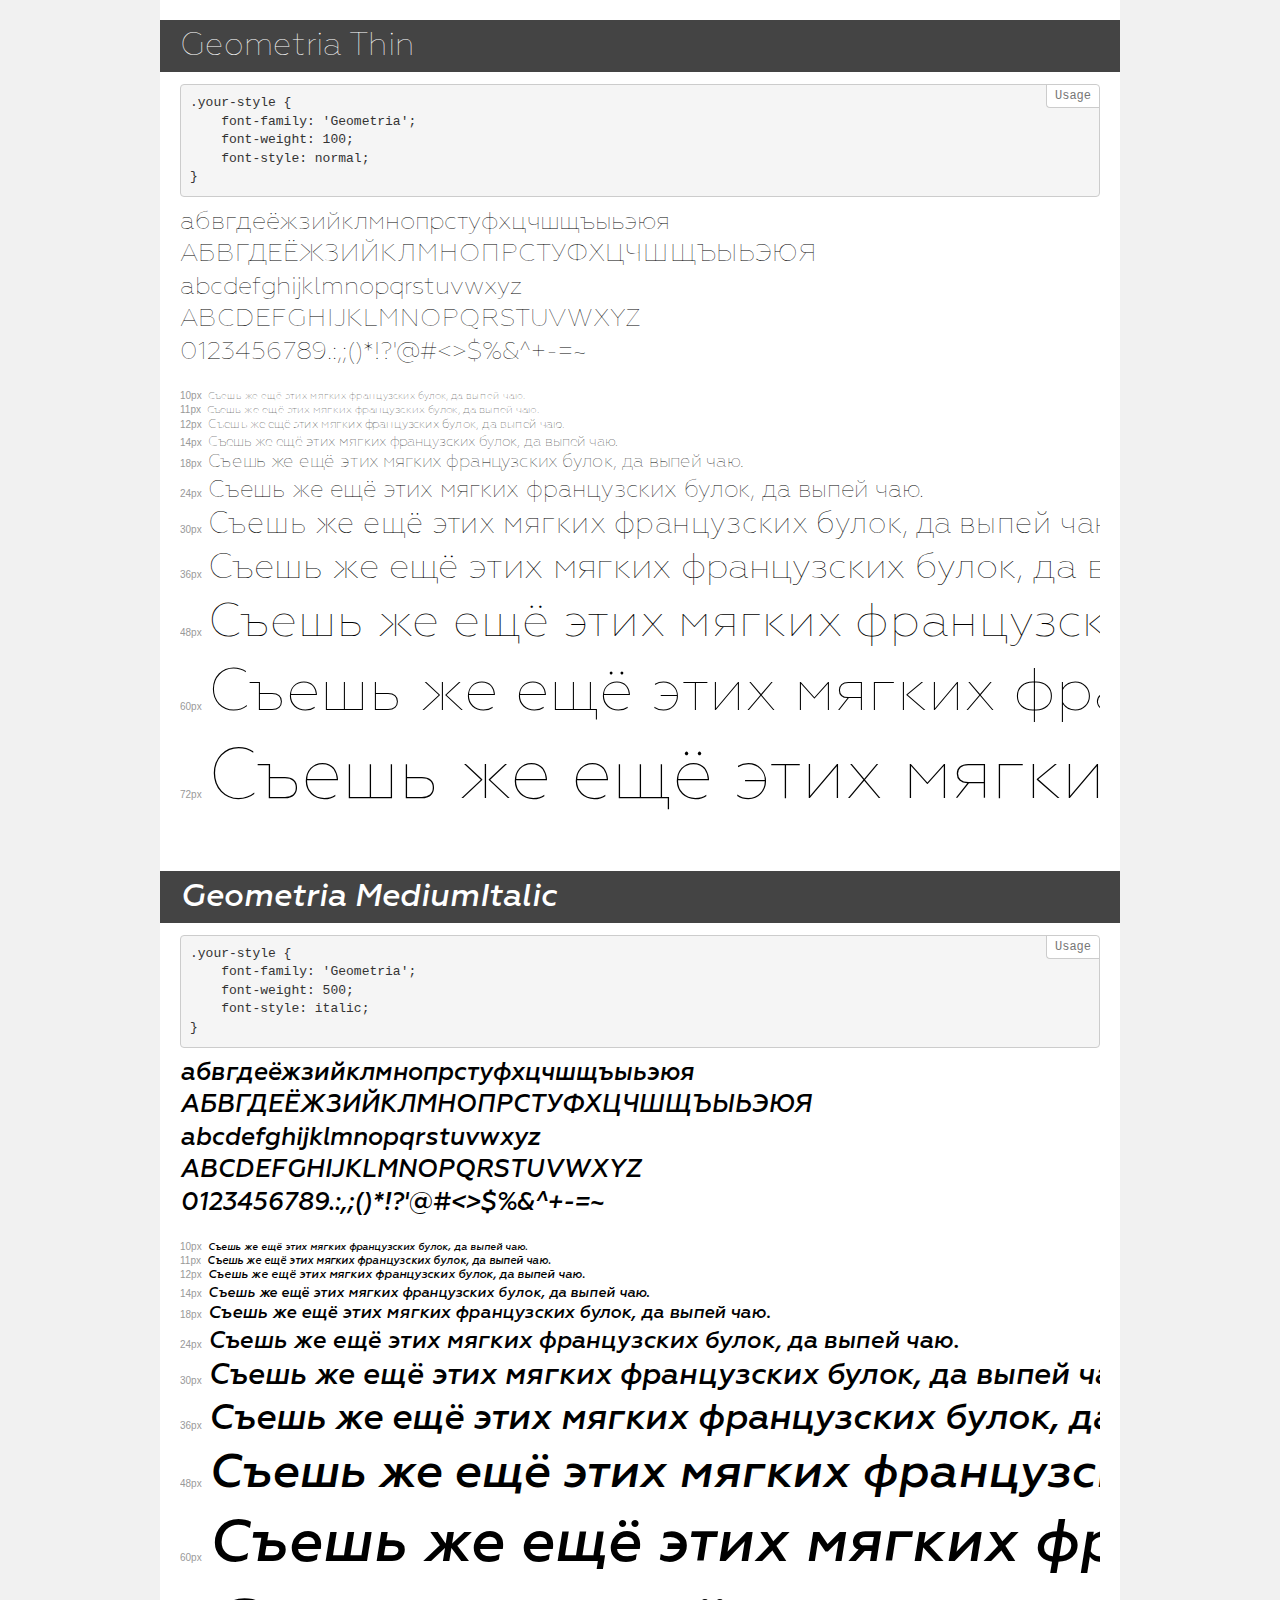
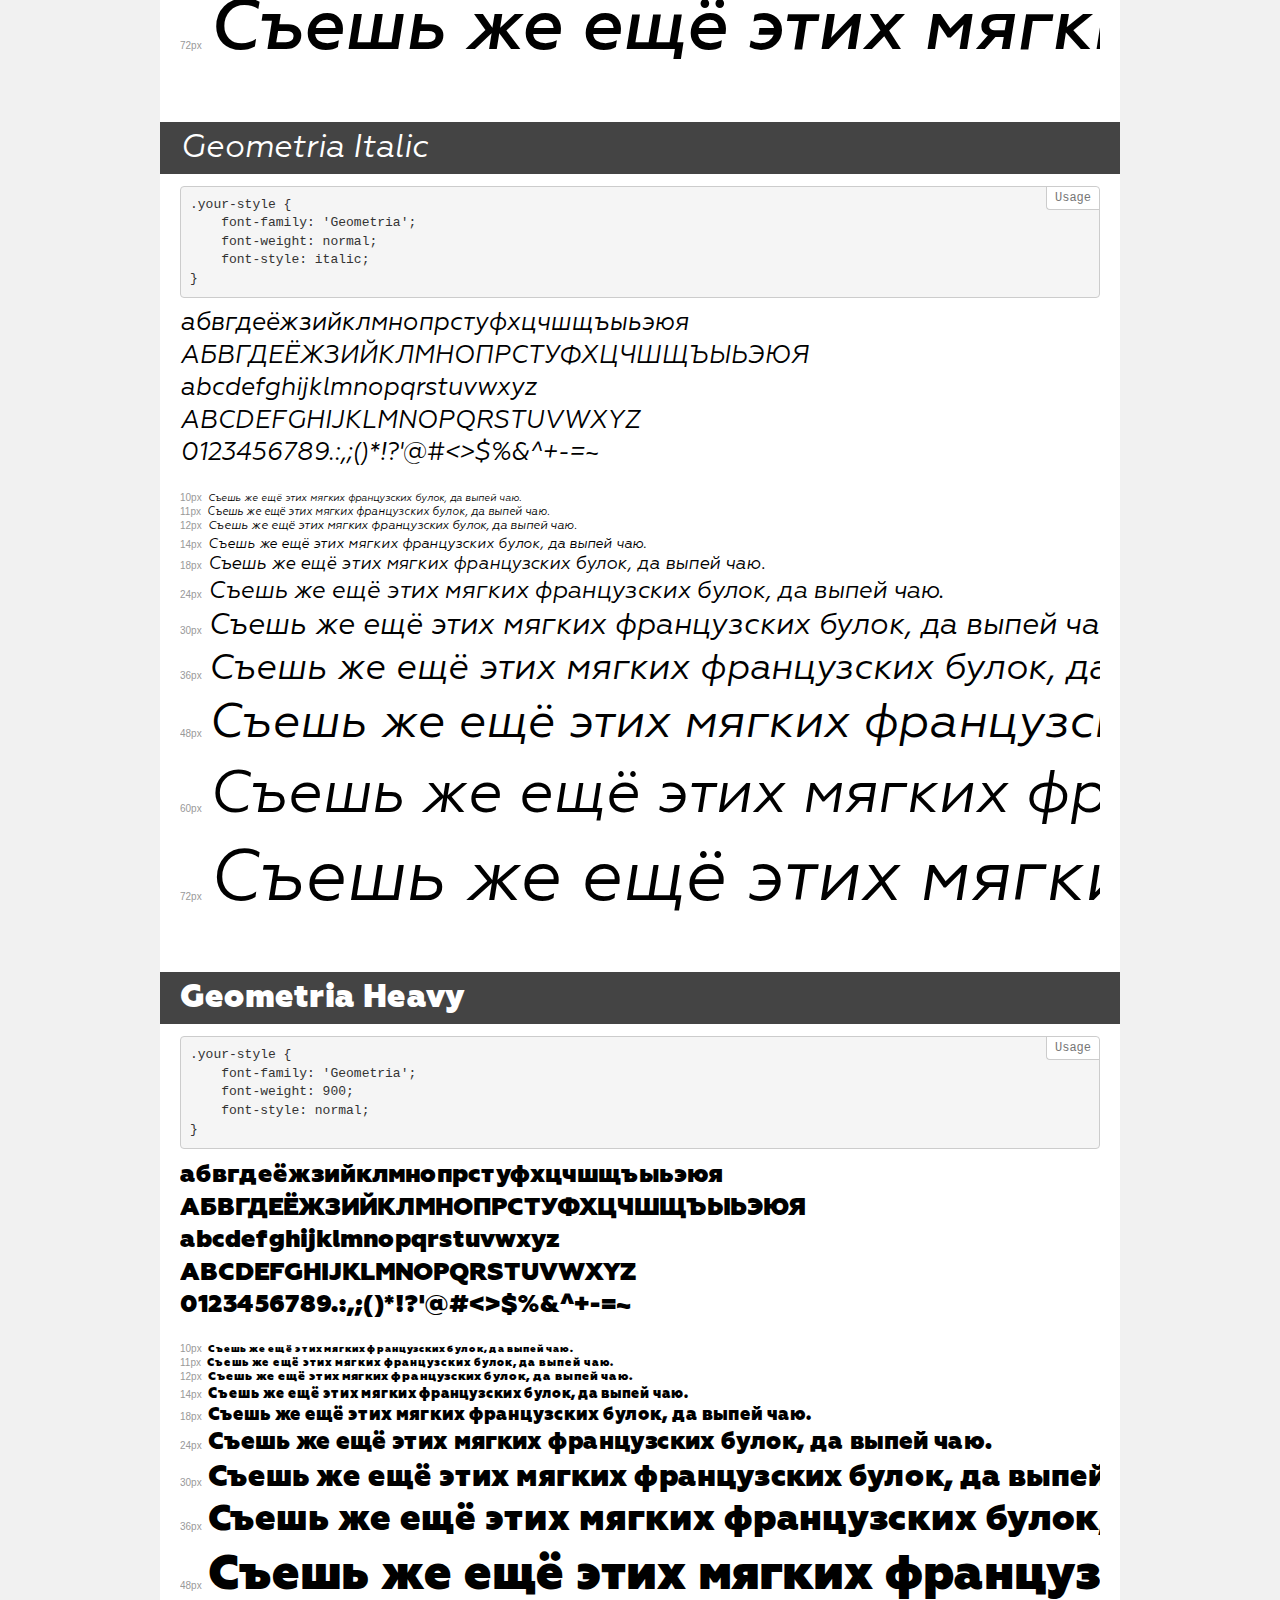
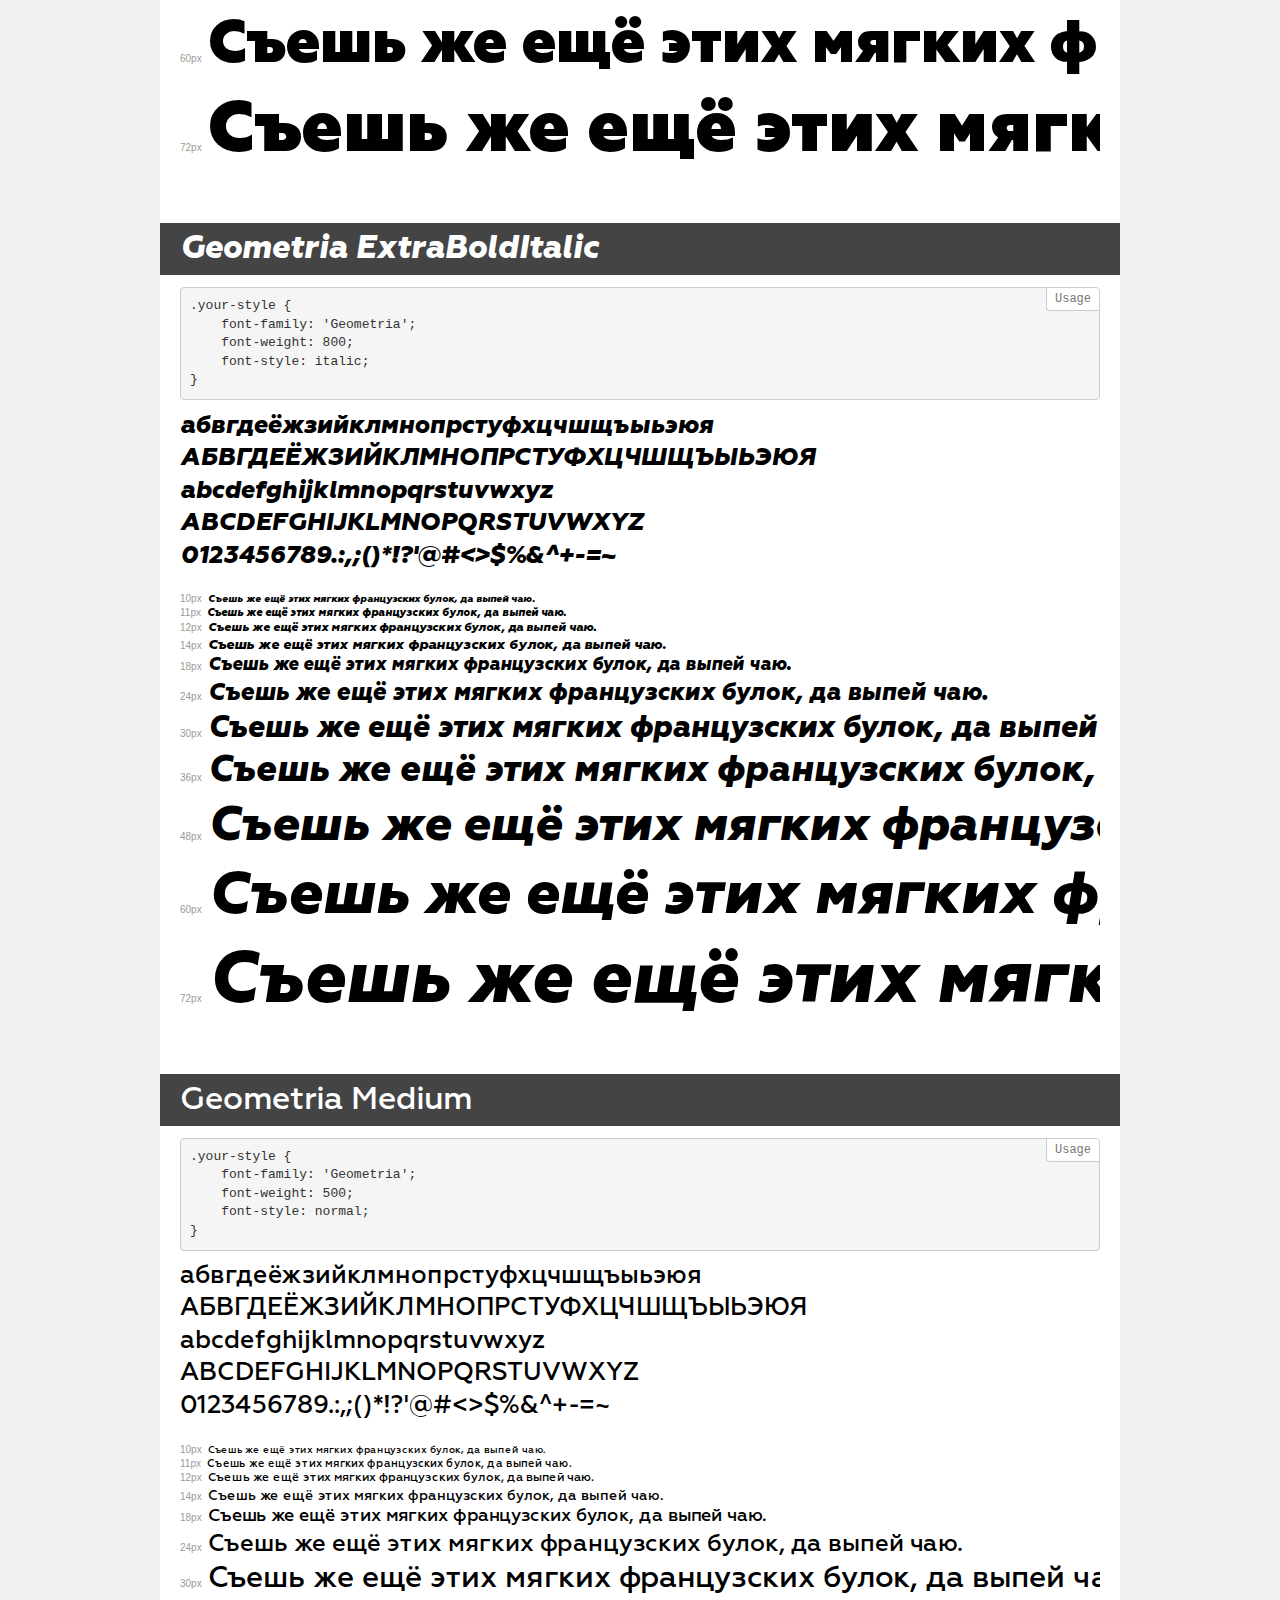
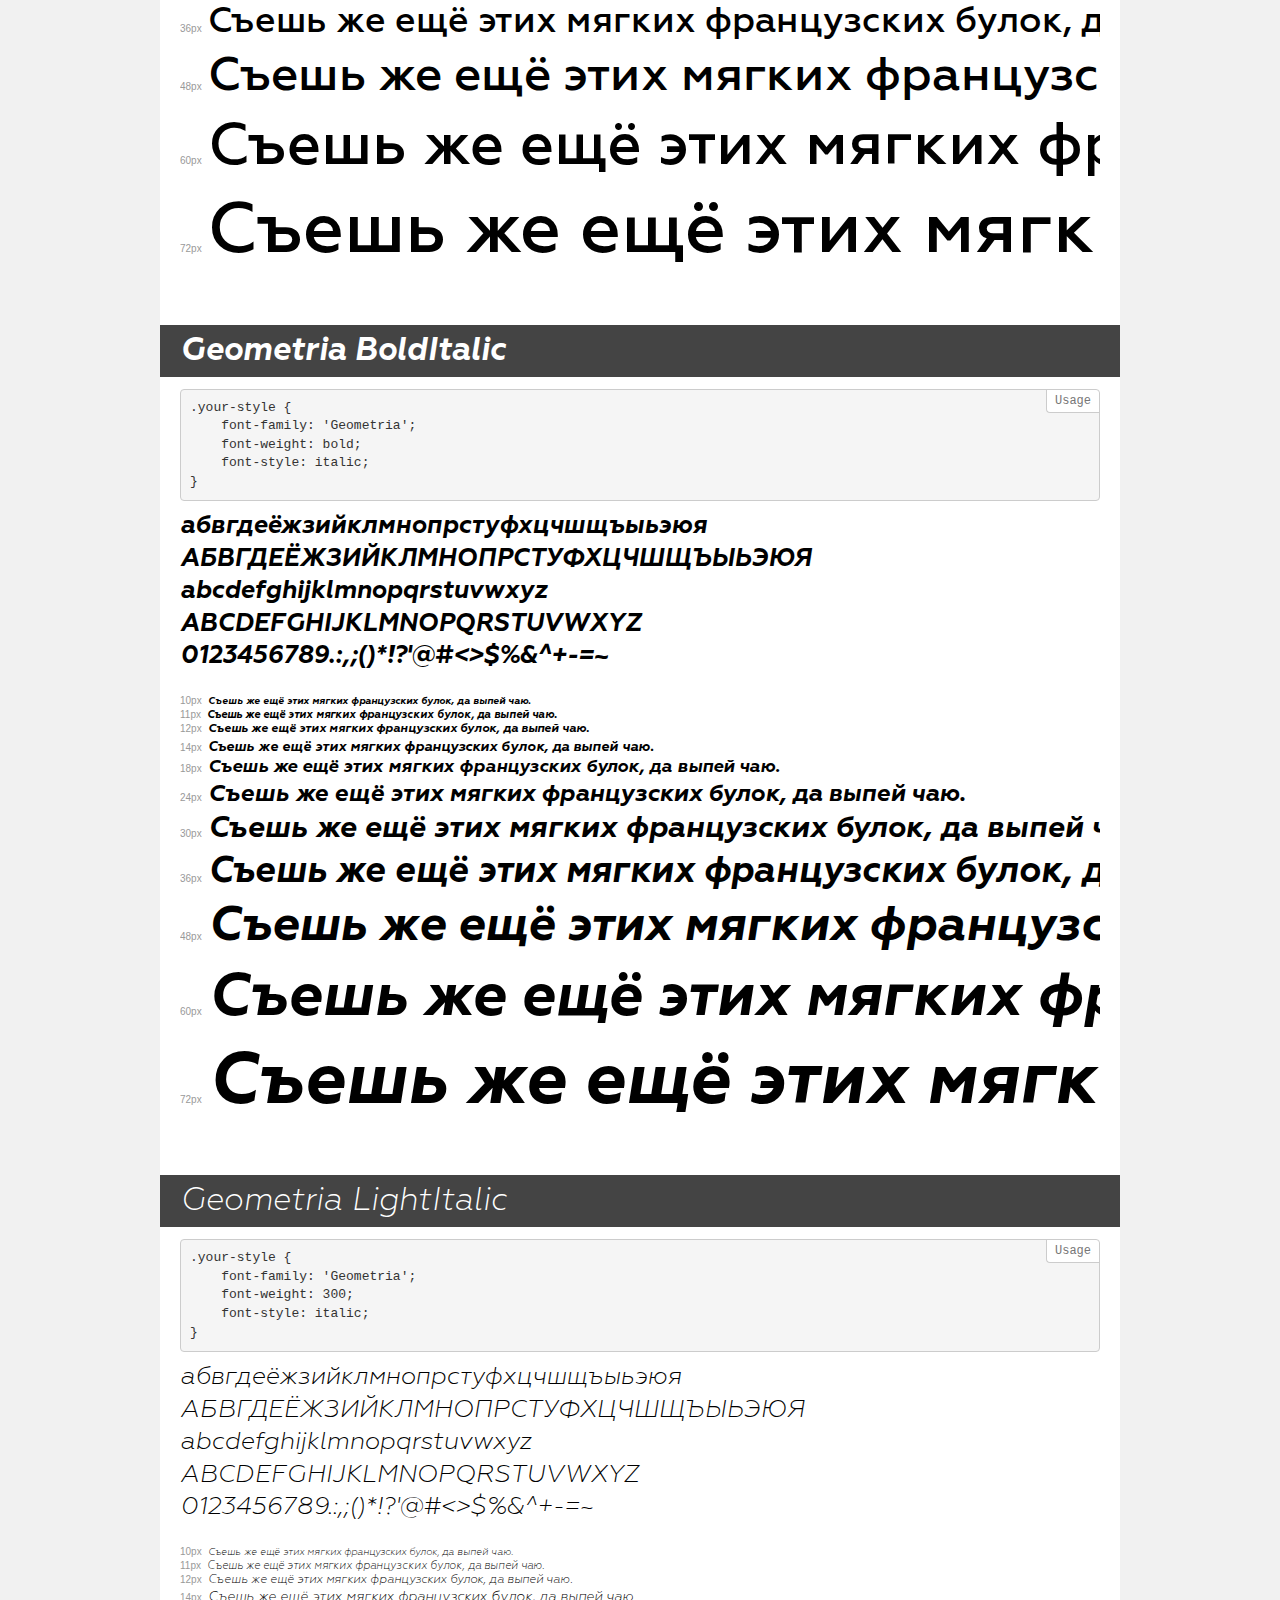
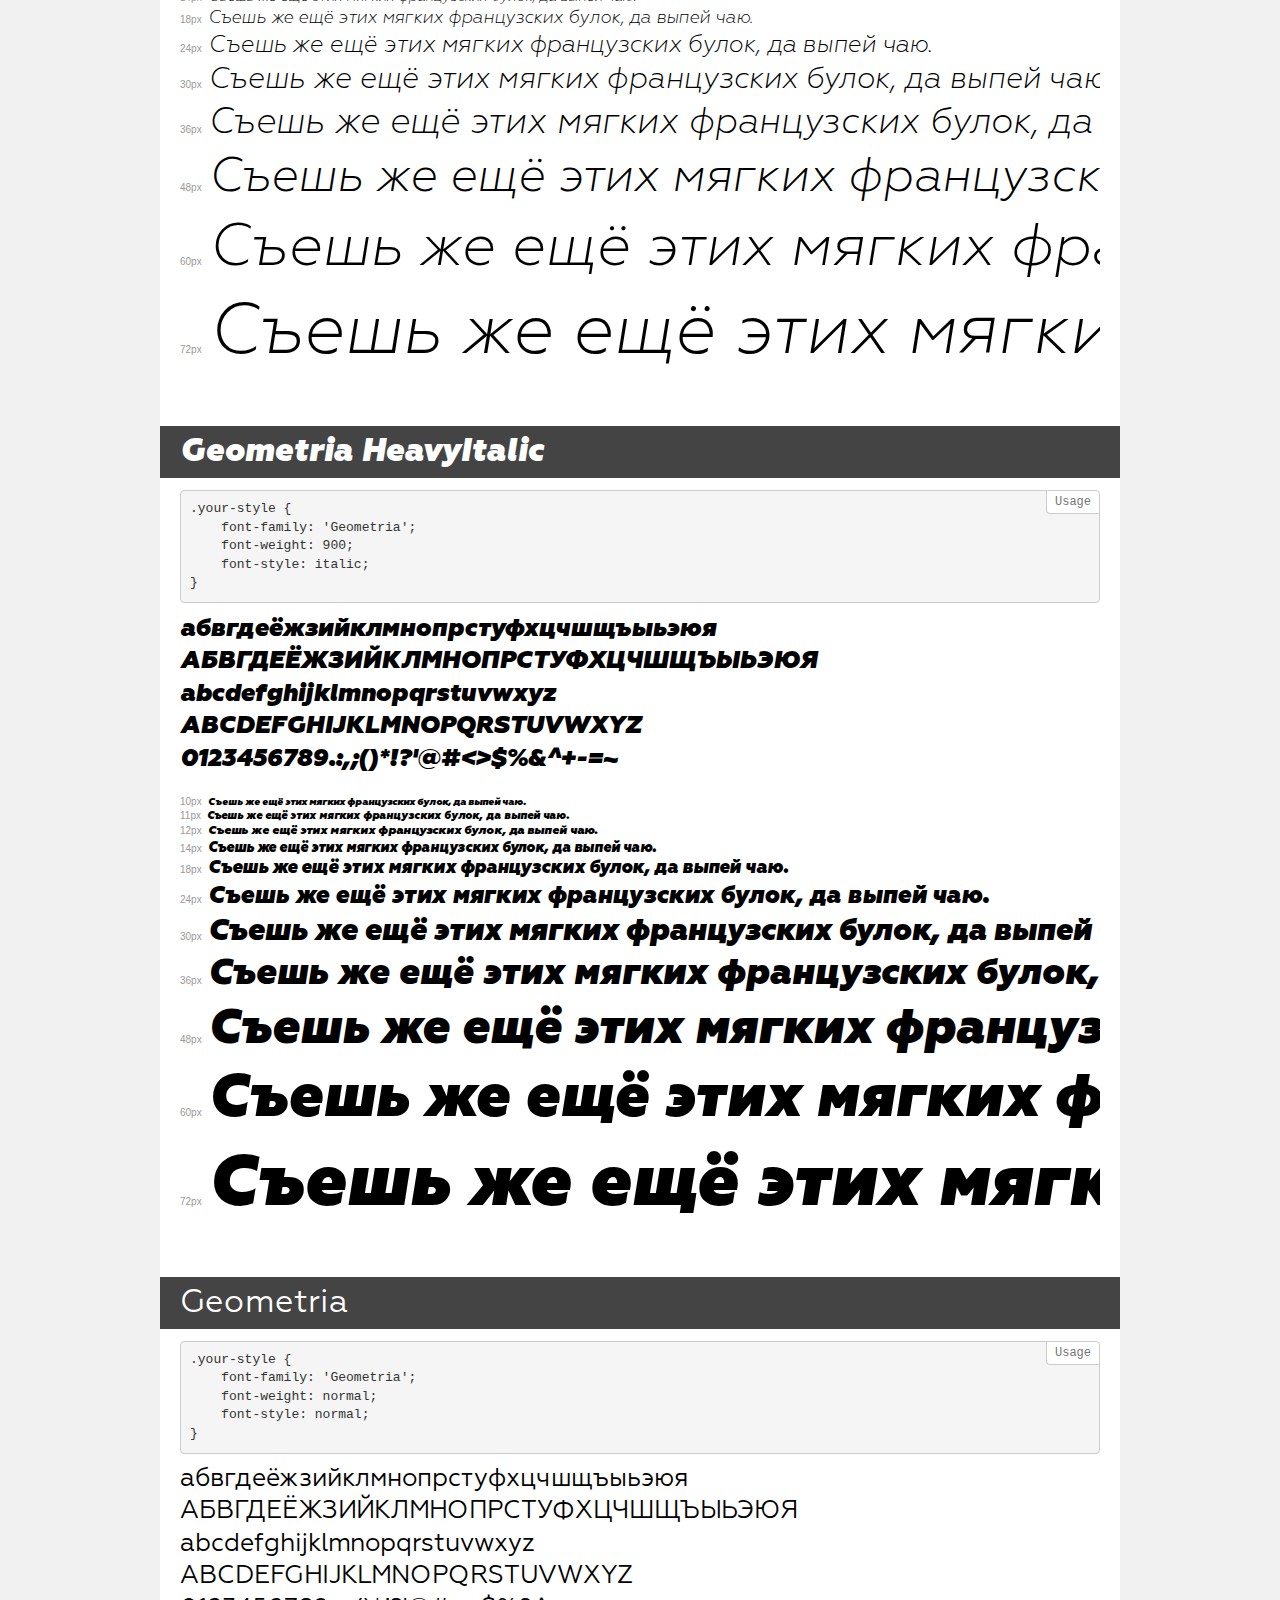
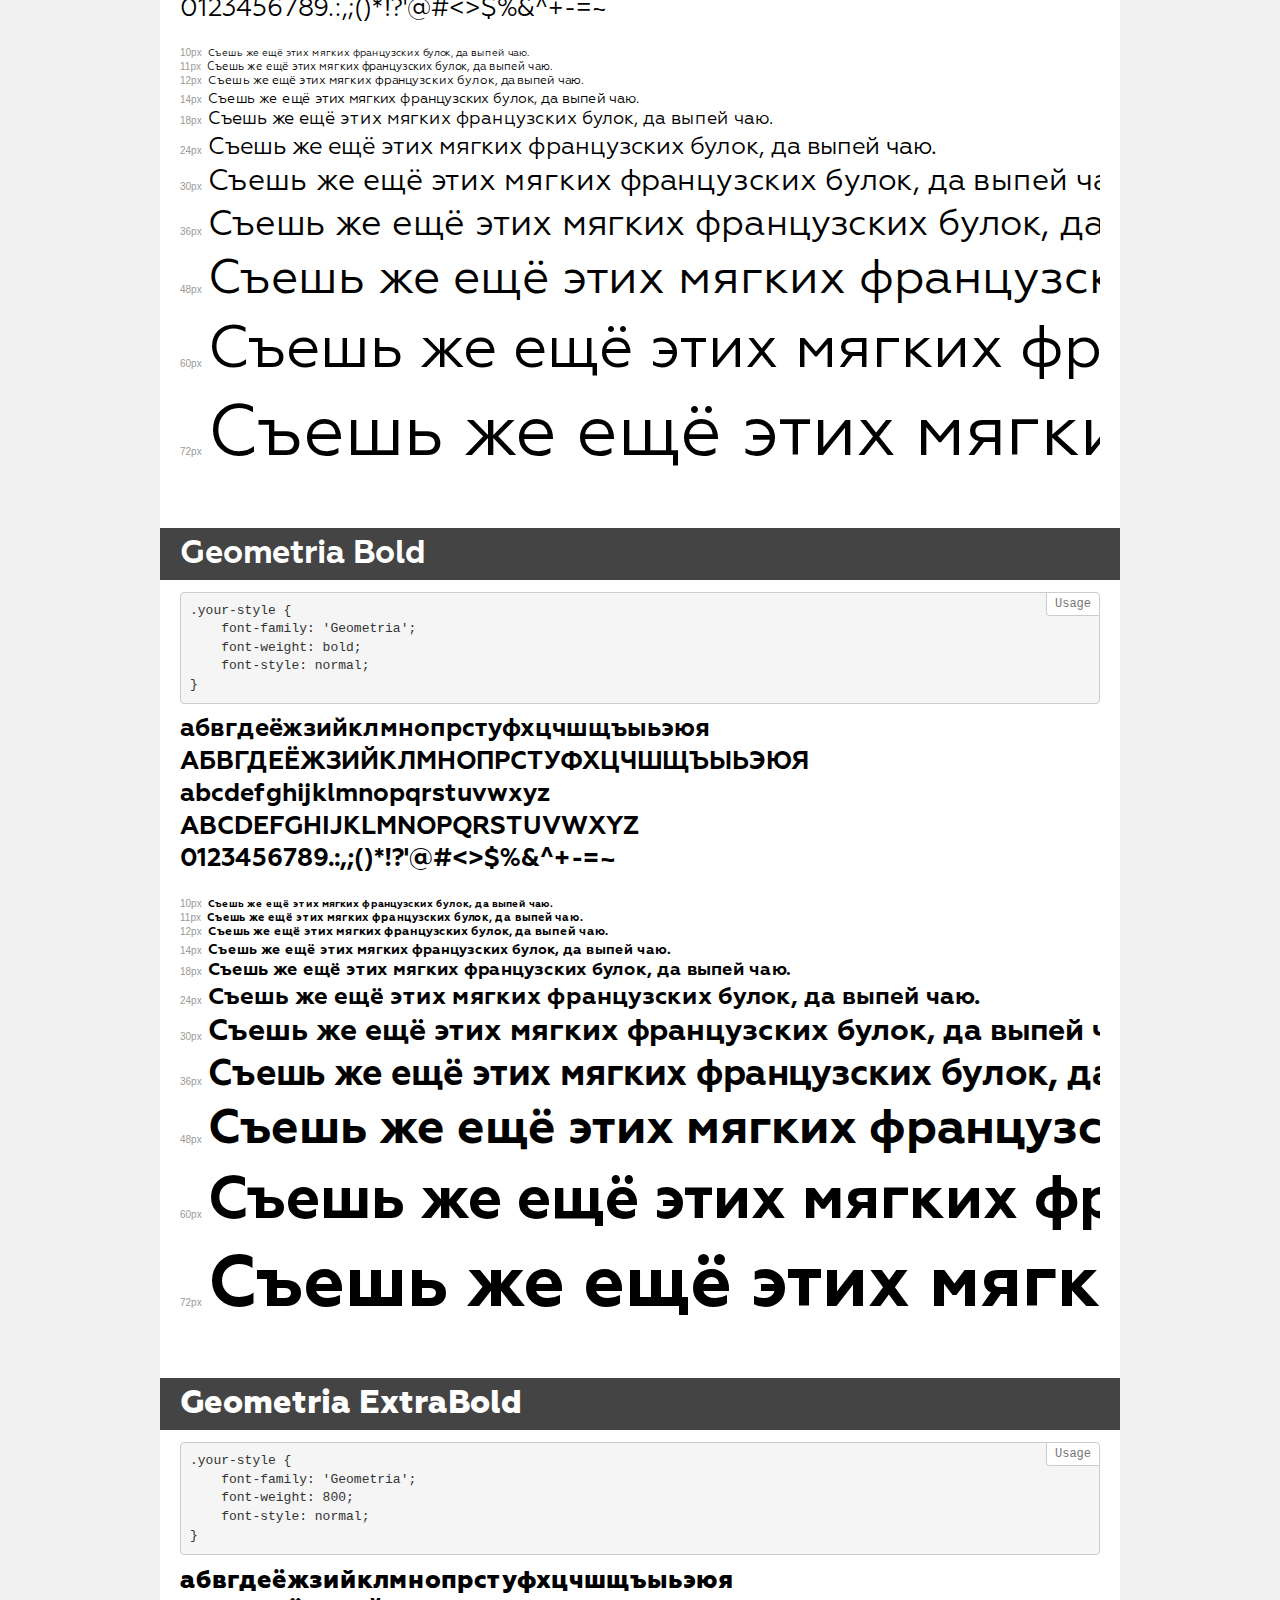
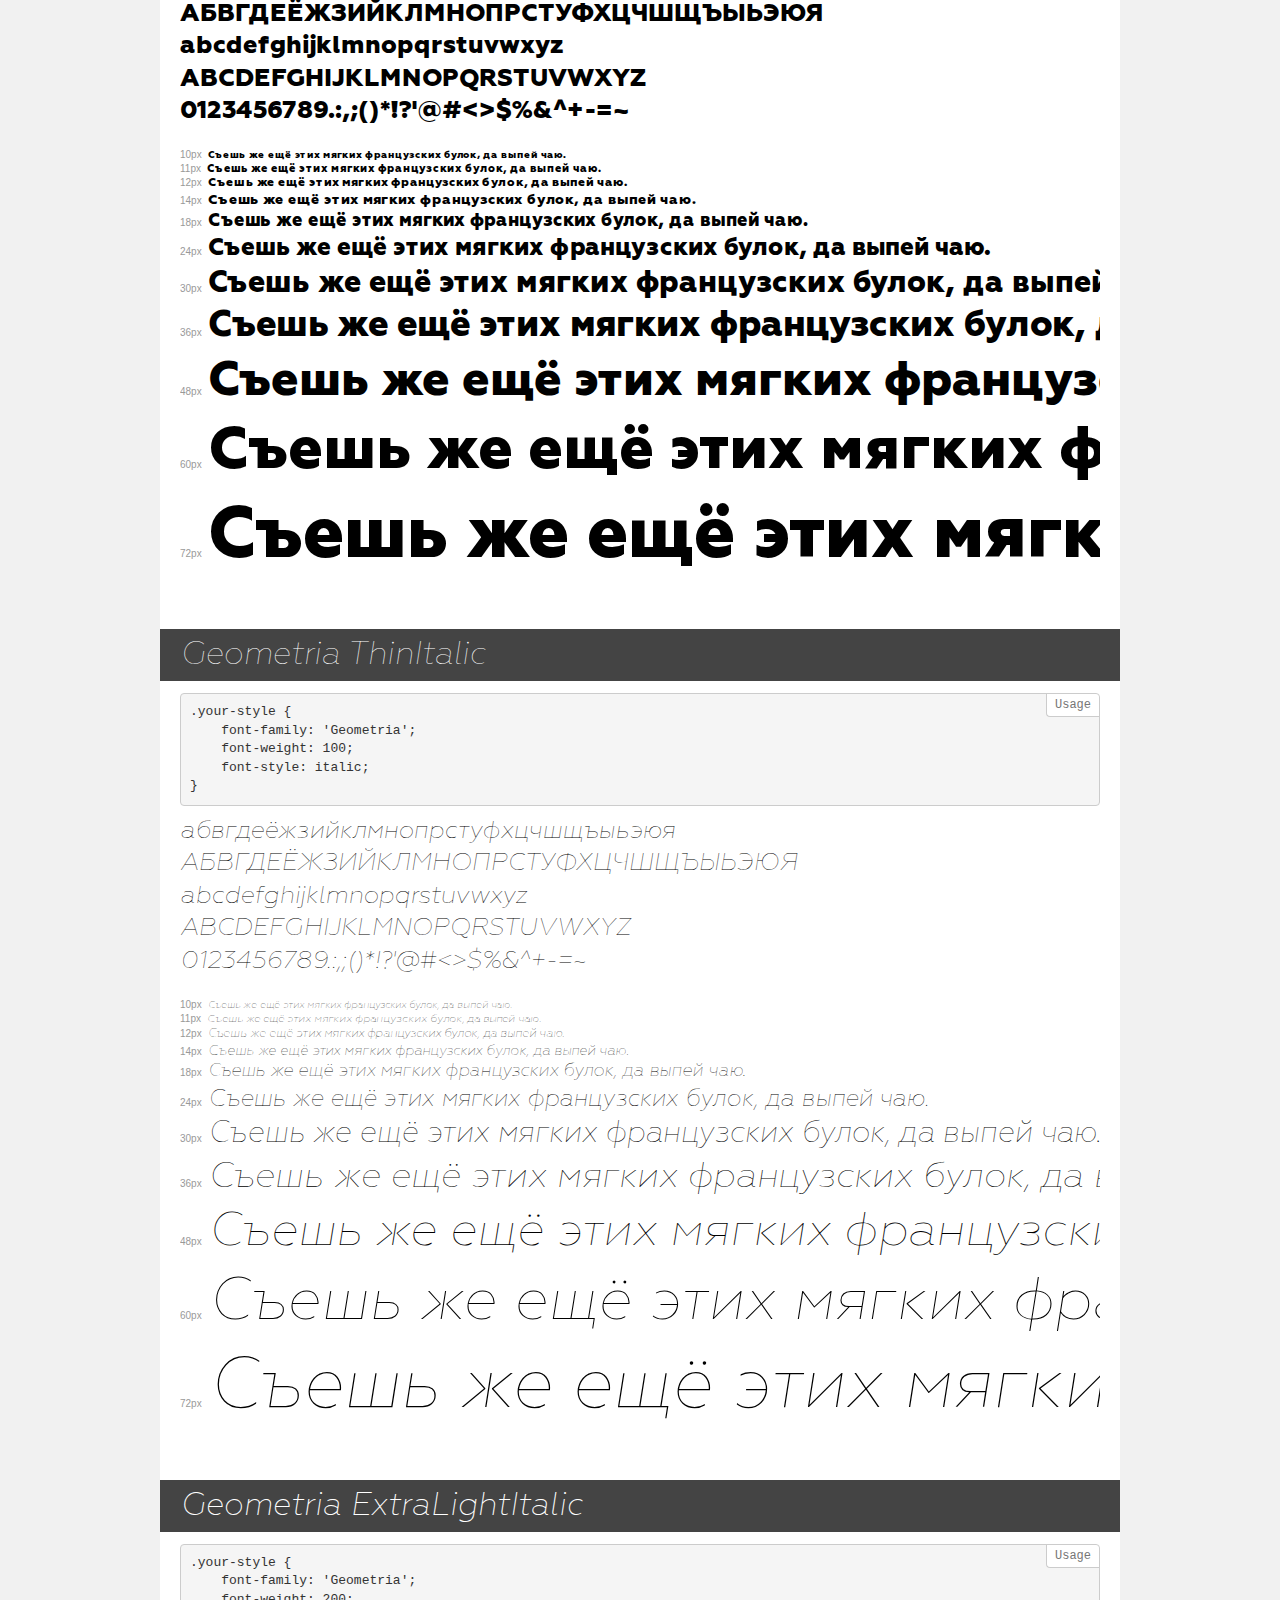
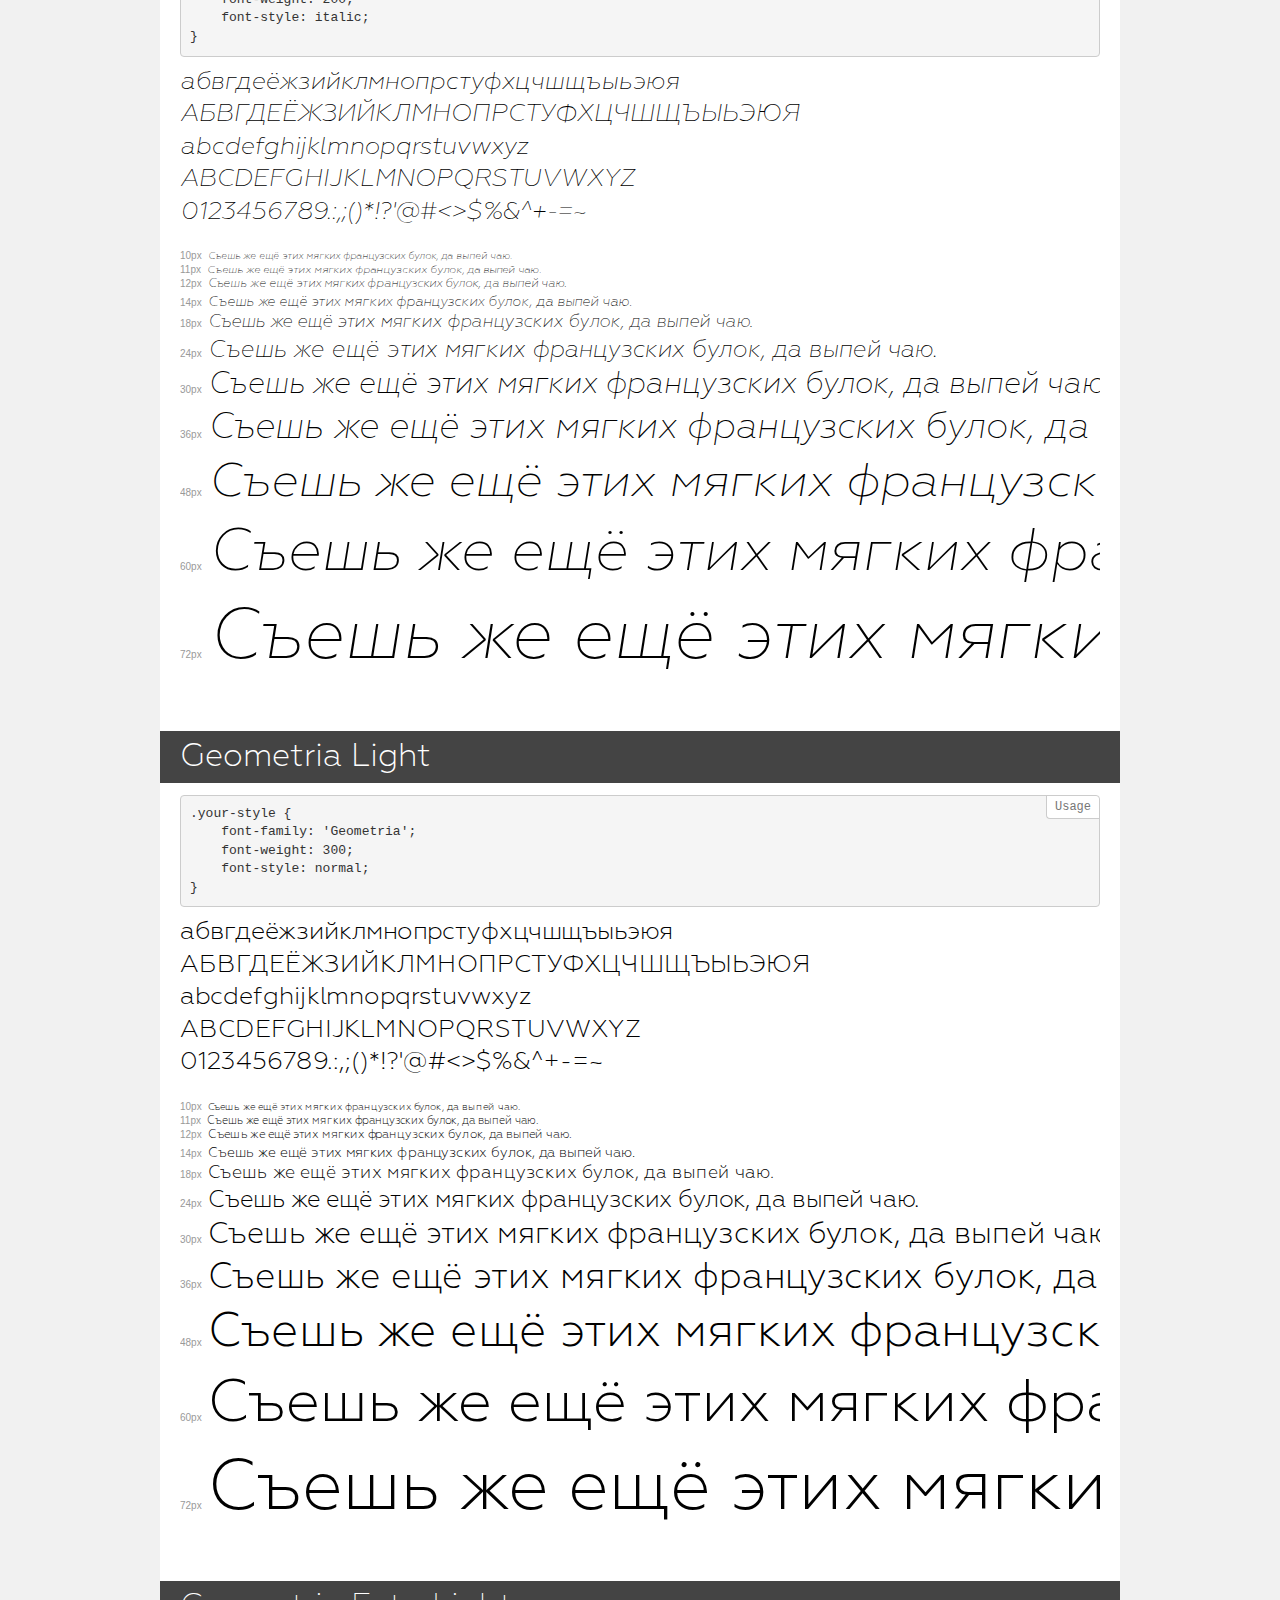
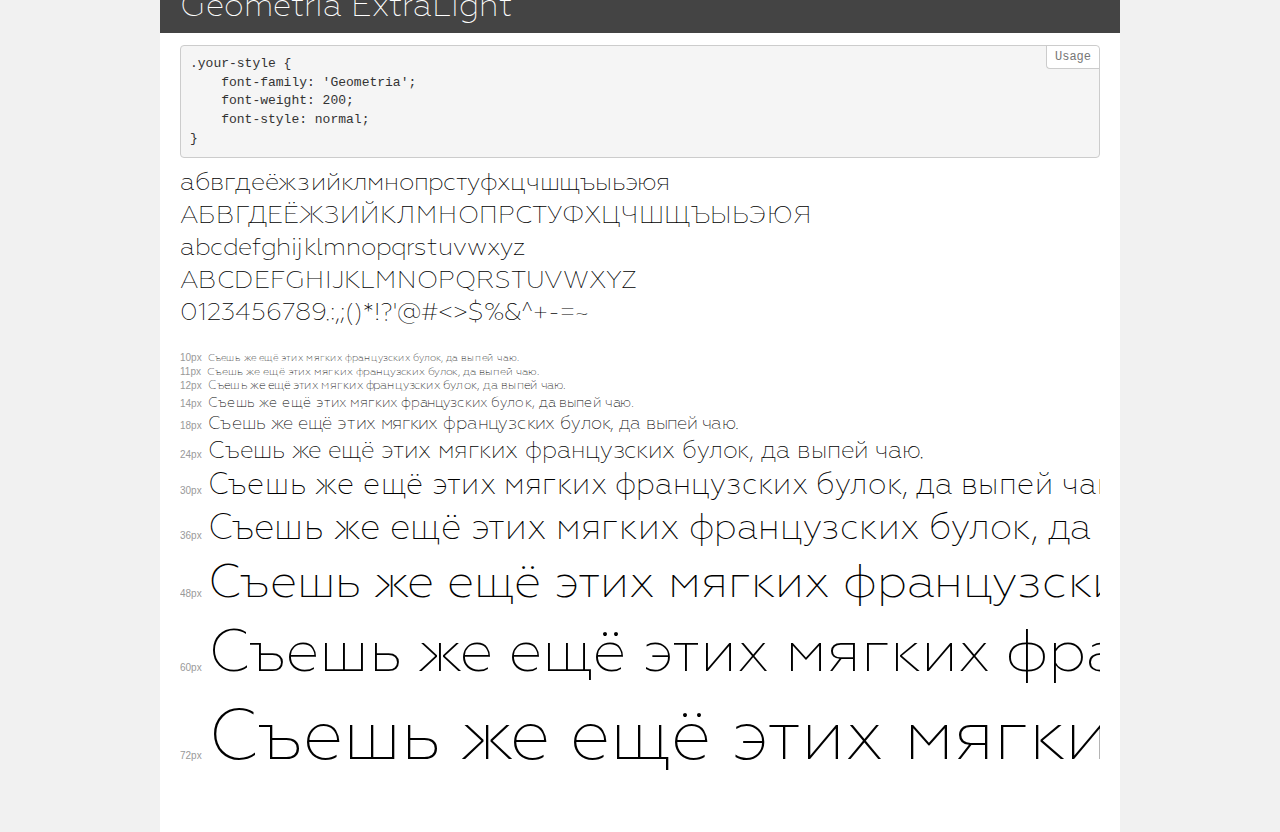
<file: fonts/demo.html>
<!DOCTYPE html>
<html>
<head>
	<meta charset="utf-8">
	<meta http-equiv="X-UA-Compatible" content="IE=edge">
	<meta name="viewport" content="width=device-width, initial-scale=1">
	<meta name="robots" content="noindex, noarchive">
	<title>Transfonter demo</title>
	<link href="../css/stylesheet.css" rel="stylesheet">
	<style>
		/*
		http://meyerweb.com/eric/tools/css/reset/
		v2.0 | 20110126
		License: none (public domain)
		*/
		html, body, div, span, applet, object, iframe,
		h1, h2, h3, h4, h5, h6, p, blockquote, pre,
		a, abbr, acronym, address, big, cite, code,
		del, dfn, em, img, ins, kbd, q, s, samp,
		small, strike, strong, sub, sup, tt, var,
		b, u, i, center,
		dl, dt, dd, ol, ul, li,
		fieldset, form, label, legend,
		table, caption, tbody, tfoot, thead, tr, th, td,
		article, aside, canvas, details, embed,
		figure, figcaption, footer, header, hgroup,
		menu, nav, output, ruby, section, summary,
		time, mark, audio, video {
			margin: 0;
			padding: 0;
			border: 0;
			font-size: 100%;
			font: inherit;
			vertical-align: baseline;
		}
		/* HTML5 display-role reset for older browsers */
		article, aside, details, figcaption, figure,
		footer, header, hgroup, menu, nav, section {
			display: block;
		}
		body {
			line-height: 1;
		}
		ol, ul {
			list-style: none;
		}
		blockquote, q {
			quotes: none;
		}
		blockquote:before, blockquote:after,
		q:before, q:after {
			content: '';
			content: none;
		}
		table {
			border-collapse: collapse;
			border-spacing: 0;
		}
		/* common styles */
		body {
			background: #f1f1f1;
			color: #000;
		}
		.page {
			background: #fff;
			width: 920px;
			margin: 0 auto;
			padding: 20px 20px 0 20px;
			overflow: hidden;
		}
		.font-container {
			overflow-x: auto;
			overflow-y: hidden;
			margin-bottom: 40px;
			line-height: 1.3;
			white-space: nowrap;
			padding-bottom: 5px;
		}
		h1 {
			position: relative;
			background: #444;
			font-size: 32px;
			color: #fff;
			padding: 10px 20px;
			margin: 0 -20px 12px -20px;
		}
		.letters {
			font-size: 25px;
			margin-bottom: 20px;
		}
		.s10:before {
			content: '10px';
		}
		.s11:before {
			content: '11px';
		}
		.s12:before {
			content: '12px';
		}
		.s14:before {
			content: '14px';
		}
		.s18:before {
			content: '18px';
		}
		.s24:before {
			content: '24px';
		}
		.s30:before {
			content: '30px';
		}
		.s36:before {
			content: '36px';
		}
		.s48:before {
			content: '48px';
		}
		.s60:before {
			content: '60px';
		}
		.s72:before {
			content: '72px';
		}
		.s10:before, .s11:before, .s12:before, .s14:before,
		.s18:before, .s24:before, .s30:before, .s36:before,
		.s48:before, .s60:before, .s72:before {
			font-family: Arial, sans-serif;
			font-size: 10px;
			font-weight: normal;
			font-style: normal;
			color: #999;
			padding-right: 6px;
		}
		pre {
			display: block;
			position: relative;
			padding: 9px;
			margin: 0 0 10px;
			font-family: Monaco, Menlo, Consolas, "Courier New", monospace !important;
			font-size: 13px;
			line-height: 1.428571429;
			color: #333;
			font-weight: normal !important;
			font-style: normal !important;
			background-color: #f5f5f5;
			border: 1px solid #ccc;
			overflow-x: auto;
			border-radius: 4px;
		}
		pre:after {
			display: block;
			position: absolute;
			right: 0;
			top: 0;
			content: 'Usage';
			line-height: 1;
			padding: 5px 8px;
			font-size: 12px;
			color: #767676;
			background-color: #fff;
			border: 1px solid #ccc;
			border-right: none;
			border-top: none;
			border-radius: 0 4px 0 4px;
			z-index: 10;
		}
		/* responsive */
		@media (max-width: 959px) {
			.page {
				width: auto;
				margin: 0;
			}
		}
	</style>
</head>
<body>
<div class="page">
	<div class="demo" style="font-family: 'Geometria'; font-weight: 100; font-style: normal;">
		<h1>Geometria Thin</h1>
		<pre>.your-style {
    font-family: 'Geometria';
    font-weight: 100;
    font-style: normal;
}</pre>
		<div class="font-container">
			<p class="letters">
				абвгдеёжзийклмнопрстуфхцчшщъыьэюя <br />
				АБВГДЕЁЖЗИЙКЛМНОПРСТУФХЦЧШЩЪЫЬЭЮЯ <br />
				abcdefghijklmnopqrstuvwxyz <br />
				ABCDEFGHIJKLMNOPQRSTUVWXYZ <br />				0123456789.:,;()*!?'@#<>$%&^+-=~
			</p>
			<p class="s10" style="font-size: 10px;">Съешь же ещё этих мягких французских булок, да выпей чаю.</p>
			<p class="s11" style="font-size: 11px;">Съешь же ещё этих мягких французских булок, да выпей чаю.</p>
			<p class="s12" style="font-size: 12px;">Съешь же ещё этих мягких французских булок, да выпей чаю.</p>
			<p class="s14" style="font-size: 14px;">Съешь же ещё этих мягких французских булок, да выпей чаю.</p>
			<p class="s18" style="font-size: 18px;">Съешь же ещё этих мягких французских булок, да выпей чаю.</p>
			<p class="s24" style="font-size: 24px;">Съешь же ещё этих мягких французских булок, да выпей чаю.</p>
			<p class="s30" style="font-size: 30px;">Съешь же ещё этих мягких французских булок, да выпей чаю.</p>
			<p class="s36" style="font-size: 36px;">Съешь же ещё этих мягких французских булок, да выпей чаю.</p>
			<p class="s48" style="font-size: 48px;">Съешь же ещё этих мягких французских булок, да выпей чаю.</p>
			<p class="s60" style="font-size: 60px;">Съешь же ещё этих мягких французских булок, да выпей чаю.</p>
			<p class="s72" style="font-size: 72px;">Съешь же ещё этих мягких французских булок, да выпей чаю.</p>
		</div>
	</div>
	<div class="demo" style="font-family: 'Geometria'; font-weight: 500; font-style: italic;">
		<h1>Geometria MediumItalic</h1>
		<pre>.your-style {
    font-family: 'Geometria';
    font-weight: 500;
    font-style: italic;
}</pre>
		<div class="font-container">
			<p class="letters">
				абвгдеёжзийклмнопрстуфхцчшщъыьэюя <br />
				АБВГДЕЁЖЗИЙКЛМНОПРСТУФХЦЧШЩЪЫЬЭЮЯ <br />
				abcdefghijklmnopqrstuvwxyz <br />
				ABCDEFGHIJKLMNOPQRSTUVWXYZ <br />				0123456789.:,;()*!?'@#<>$%&^+-=~
			</p>
			<p class="s10" style="font-size: 10px;">Съешь же ещё этих мягких французских булок, да выпей чаю.</p>
			<p class="s11" style="font-size: 11px;">Съешь же ещё этих мягких французских булок, да выпей чаю.</p>
			<p class="s12" style="font-size: 12px;">Съешь же ещё этих мягких французских булок, да выпей чаю.</p>
			<p class="s14" style="font-size: 14px;">Съешь же ещё этих мягких французских булок, да выпей чаю.</p>
			<p class="s18" style="font-size: 18px;">Съешь же ещё этих мягких французских булок, да выпей чаю.</p>
			<p class="s24" style="font-size: 24px;">Съешь же ещё этих мягких французских булок, да выпей чаю.</p>
			<p class="s30" style="font-size: 30px;">Съешь же ещё этих мягких французских булок, да выпей чаю.</p>
			<p class="s36" style="font-size: 36px;">Съешь же ещё этих мягких французских булок, да выпей чаю.</p>
			<p class="s48" style="font-size: 48px;">Съешь же ещё этих мягких французских булок, да выпей чаю.</p>
			<p class="s60" style="font-size: 60px;">Съешь же ещё этих мягких французских булок, да выпей чаю.</p>
			<p class="s72" style="font-size: 72px;">Съешь же ещё этих мягких французских булок, да выпей чаю.</p>
		</div>
	</div>
	<div class="demo" style="font-family: 'Geometria'; font-weight: normal; font-style: italic;">
		<h1>Geometria Italic</h1>
		<pre>.your-style {
    font-family: 'Geometria';
    font-weight: normal;
    font-style: italic;
}</pre>
		<div class="font-container">
			<p class="letters">
				абвгдеёжзийклмнопрстуфхцчшщъыьэюя <br />
				АБВГДЕЁЖЗИЙКЛМНОПРСТУФХЦЧШЩЪЫЬЭЮЯ <br />
				abcdefghijklmnopqrstuvwxyz <br />
				ABCDEFGHIJKLMNOPQRSTUVWXYZ <br />				0123456789.:,;()*!?'@#<>$%&^+-=~
			</p>
			<p class="s10" style="font-size: 10px;">Съешь же ещё этих мягких французских булок, да выпей чаю.</p>
			<p class="s11" style="font-size: 11px;">Съешь же ещё этих мягких французских булок, да выпей чаю.</p>
			<p class="s12" style="font-size: 12px;">Съешь же ещё этих мягких французских булок, да выпей чаю.</p>
			<p class="s14" style="font-size: 14px;">Съешь же ещё этих мягких французских булок, да выпей чаю.</p>
			<p class="s18" style="font-size: 18px;">Съешь же ещё этих мягких французских булок, да выпей чаю.</p>
			<p class="s24" style="font-size: 24px;">Съешь же ещё этих мягких французских булок, да выпей чаю.</p>
			<p class="s30" style="font-size: 30px;">Съешь же ещё этих мягких французских булок, да выпей чаю.</p>
			<p class="s36" style="font-size: 36px;">Съешь же ещё этих мягких французских булок, да выпей чаю.</p>
			<p class="s48" style="font-size: 48px;">Съешь же ещё этих мягких французских булок, да выпей чаю.</p>
			<p class="s60" style="font-size: 60px;">Съешь же ещё этих мягких французских булок, да выпей чаю.</p>
			<p class="s72" style="font-size: 72px;">Съешь же ещё этих мягких французских булок, да выпей чаю.</p>
		</div>
	</div>
	<div class="demo" style="font-family: 'Geometria'; font-weight: 900; font-style: normal;">
		<h1>Geometria Heavy</h1>
		<pre>.your-style {
    font-family: 'Geometria';
    font-weight: 900;
    font-style: normal;
}</pre>
		<div class="font-container">
			<p class="letters">
				абвгдеёжзийклмнопрстуфхцчшщъыьэюя <br />
				АБВГДЕЁЖЗИЙКЛМНОПРСТУФХЦЧШЩЪЫЬЭЮЯ <br />
				abcdefghijklmnopqrstuvwxyz <br />
				ABCDEFGHIJKLMNOPQRSTUVWXYZ <br />				0123456789.:,;()*!?'@#<>$%&^+-=~
			</p>
			<p class="s10" style="font-size: 10px;">Съешь же ещё этих мягких французских булок, да выпей чаю.</p>
			<p class="s11" style="font-size: 11px;">Съешь же ещё этих мягких французских булок, да выпей чаю.</p>
			<p class="s12" style="font-size: 12px;">Съешь же ещё этих мягких французских булок, да выпей чаю.</p>
			<p class="s14" style="font-size: 14px;">Съешь же ещё этих мягких французских булок, да выпей чаю.</p>
			<p class="s18" style="font-size: 18px;">Съешь же ещё этих мягких французских булок, да выпей чаю.</p>
			<p class="s24" style="font-size: 24px;">Съешь же ещё этих мягких французских булок, да выпей чаю.</p>
			<p class="s30" style="font-size: 30px;">Съешь же ещё этих мягких французских булок, да выпей чаю.</p>
			<p class="s36" style="font-size: 36px;">Съешь же ещё этих мягких французских булок, да выпей чаю.</p>
			<p class="s48" style="font-size: 48px;">Съешь же ещё этих мягких французских булок, да выпей чаю.</p>
			<p class="s60" style="font-size: 60px;">Съешь же ещё этих мягких французских булок, да выпей чаю.</p>
			<p class="s72" style="font-size: 72px;">Съешь же ещё этих мягких французских булок, да выпей чаю.</p>
		</div>
	</div>
	<div class="demo" style="font-family: 'Geometria'; font-weight: 800; font-style: italic;">
		<h1>Geometria ExtraBoldItalic</h1>
		<pre>.your-style {
    font-family: 'Geometria';
    font-weight: 800;
    font-style: italic;
}</pre>
		<div class="font-container">
			<p class="letters">
				абвгдеёжзийклмнопрстуфхцчшщъыьэюя <br />
				АБВГДЕЁЖЗИЙКЛМНОПРСТУФХЦЧШЩЪЫЬЭЮЯ <br />
				abcdefghijklmnopqrstuvwxyz <br />
				ABCDEFGHIJKLMNOPQRSTUVWXYZ <br />				0123456789.:,;()*!?'@#<>$%&^+-=~
			</p>
			<p class="s10" style="font-size: 10px;">Съешь же ещё этих мягких французских булок, да выпей чаю.</p>
			<p class="s11" style="font-size: 11px;">Съешь же ещё этих мягких французских булок, да выпей чаю.</p>
			<p class="s12" style="font-size: 12px;">Съешь же ещё этих мягких французских булок, да выпей чаю.</p>
			<p class="s14" style="font-size: 14px;">Съешь же ещё этих мягких французских булок, да выпей чаю.</p>
			<p class="s18" style="font-size: 18px;">Съешь же ещё этих мягких французских булок, да выпей чаю.</p>
			<p class="s24" style="font-size: 24px;">Съешь же ещё этих мягких французских булок, да выпей чаю.</p>
			<p class="s30" style="font-size: 30px;">Съешь же ещё этих мягких французских булок, да выпей чаю.</p>
			<p class="s36" style="font-size: 36px;">Съешь же ещё этих мягких французских булок, да выпей чаю.</p>
			<p class="s48" style="font-size: 48px;">Съешь же ещё этих мягких французских булок, да выпей чаю.</p>
			<p class="s60" style="font-size: 60px;">Съешь же ещё этих мягких французских булок, да выпей чаю.</p>
			<p class="s72" style="font-size: 72px;">Съешь же ещё этих мягких французских булок, да выпей чаю.</p>
		</div>
	</div>
	<div class="demo" style="font-family: 'Geometria'; font-weight: 500; font-style: normal;">
		<h1>Geometria Medium</h1>
		<pre>.your-style {
    font-family: 'Geometria';
    font-weight: 500;
    font-style: normal;
}</pre>
		<div class="font-container">
			<p class="letters">
				абвгдеёжзийклмнопрстуфхцчшщъыьэюя <br />
				АБВГДЕЁЖЗИЙКЛМНОПРСТУФХЦЧШЩЪЫЬЭЮЯ <br />
				abcdefghijklmnopqrstuvwxyz <br />
				ABCDEFGHIJKLMNOPQRSTUVWXYZ <br />				0123456789.:,;()*!?'@#<>$%&^+-=~
			</p>
			<p class="s10" style="font-size: 10px;">Съешь же ещё этих мягких французских булок, да выпей чаю.</p>
			<p class="s11" style="font-size: 11px;">Съешь же ещё этих мягких французских булок, да выпей чаю.</p>
			<p class="s12" style="font-size: 12px;">Съешь же ещё этих мягких французских булок, да выпей чаю.</p>
			<p class="s14" style="font-size: 14px;">Съешь же ещё этих мягких французских булок, да выпей чаю.</p>
			<p class="s18" style="font-size: 18px;">Съешь же ещё этих мягких французских булок, да выпей чаю.</p>
			<p class="s24" style="font-size: 24px;">Съешь же ещё этих мягких французских булок, да выпей чаю.</p>
			<p class="s30" style="font-size: 30px;">Съешь же ещё этих мягких французских булок, да выпей чаю.</p>
			<p class="s36" style="font-size: 36px;">Съешь же ещё этих мягких французских булок, да выпей чаю.</p>
			<p class="s48" style="font-size: 48px;">Съешь же ещё этих мягких французских булок, да выпей чаю.</p>
			<p class="s60" style="font-size: 60px;">Съешь же ещё этих мягких французских булок, да выпей чаю.</p>
			<p class="s72" style="font-size: 72px;">Съешь же ещё этих мягких французских булок, да выпей чаю.</p>
		</div>
	</div>
	<div class="demo" style="font-family: 'Geometria'; font-weight: bold; font-style: italic;">
		<h1>Geometria BoldItalic</h1>
		<pre>.your-style {
    font-family: 'Geometria';
    font-weight: bold;
    font-style: italic;
}</pre>
		<div class="font-container">
			<p class="letters">
				абвгдеёжзийклмнопрстуфхцчшщъыьэюя <br />
				АБВГДЕЁЖЗИЙКЛМНОПРСТУФХЦЧШЩЪЫЬЭЮЯ <br />
				abcdefghijklmnopqrstuvwxyz <br />
				ABCDEFGHIJKLMNOPQRSTUVWXYZ <br />				0123456789.:,;()*!?'@#<>$%&^+-=~
			</p>
			<p class="s10" style="font-size: 10px;">Съешь же ещё этих мягких французских булок, да выпей чаю.</p>
			<p class="s11" style="font-size: 11px;">Съешь же ещё этих мягких французских булок, да выпей чаю.</p>
			<p class="s12" style="font-size: 12px;">Съешь же ещё этих мягких французских булок, да выпей чаю.</p>
			<p class="s14" style="font-size: 14px;">Съешь же ещё этих мягких французских булок, да выпей чаю.</p>
			<p class="s18" style="font-size: 18px;">Съешь же ещё этих мягких французских булок, да выпей чаю.</p>
			<p class="s24" style="font-size: 24px;">Съешь же ещё этих мягких французских булок, да выпей чаю.</p>
			<p class="s30" style="font-size: 30px;">Съешь же ещё этих мягких французских булок, да выпей чаю.</p>
			<p class="s36" style="font-size: 36px;">Съешь же ещё этих мягких французских булок, да выпей чаю.</p>
			<p class="s48" style="font-size: 48px;">Съешь же ещё этих мягких французских булок, да выпей чаю.</p>
			<p class="s60" style="font-size: 60px;">Съешь же ещё этих мягких французских булок, да выпей чаю.</p>
			<p class="s72" style="font-size: 72px;">Съешь же ещё этих мягких французских булок, да выпей чаю.</p>
		</div>
	</div>
	<div class="demo" style="font-family: 'Geometria'; font-weight: 300; font-style: italic;">
		<h1>Geometria LightItalic</h1>
		<pre>.your-style {
    font-family: 'Geometria';
    font-weight: 300;
    font-style: italic;
}</pre>
		<div class="font-container">
			<p class="letters">
				абвгдеёжзийклмнопрстуфхцчшщъыьэюя <br />
				АБВГДЕЁЖЗИЙКЛМНОПРСТУФХЦЧШЩЪЫЬЭЮЯ <br />
				abcdefghijklmnopqrstuvwxyz <br />
				ABCDEFGHIJKLMNOPQRSTUVWXYZ <br />				0123456789.:,;()*!?'@#<>$%&^+-=~
			</p>
			<p class="s10" style="font-size: 10px;">Съешь же ещё этих мягких французских булок, да выпей чаю.</p>
			<p class="s11" style="font-size: 11px;">Съешь же ещё этих мягких французских булок, да выпей чаю.</p>
			<p class="s12" style="font-size: 12px;">Съешь же ещё этих мягких французских булок, да выпей чаю.</p>
			<p class="s14" style="font-size: 14px;">Съешь же ещё этих мягких французских булок, да выпей чаю.</p>
			<p class="s18" style="font-size: 18px;">Съешь же ещё этих мягких французских булок, да выпей чаю.</p>
			<p class="s24" style="font-size: 24px;">Съешь же ещё этих мягких французских булок, да выпей чаю.</p>
			<p class="s30" style="font-size: 30px;">Съешь же ещё этих мягких французских булок, да выпей чаю.</p>
			<p class="s36" style="font-size: 36px;">Съешь же ещё этих мягких французских булок, да выпей чаю.</p>
			<p class="s48" style="font-size: 48px;">Съешь же ещё этих мягких французских булок, да выпей чаю.</p>
			<p class="s60" style="font-size: 60px;">Съешь же ещё этих мягких французских булок, да выпей чаю.</p>
			<p class="s72" style="font-size: 72px;">Съешь же ещё этих мягких французских булок, да выпей чаю.</p>
		</div>
	</div>
	<div class="demo" style="font-family: 'Geometria'; font-weight: 900; font-style: italic;">
		<h1>Geometria HeavyItalic</h1>
		<pre>.your-style {
    font-family: 'Geometria';
    font-weight: 900;
    font-style: italic;
}</pre>
		<div class="font-container">
			<p class="letters">
				абвгдеёжзийклмнопрстуфхцчшщъыьэюя <br />
				АБВГДЕЁЖЗИЙКЛМНОПРСТУФХЦЧШЩЪЫЬЭЮЯ <br />
				abcdefghijklmnopqrstuvwxyz <br />
				ABCDEFGHIJKLMNOPQRSTUVWXYZ <br />				0123456789.:,;()*!?'@#<>$%&^+-=~
			</p>
			<p class="s10" style="font-size: 10px;">Съешь же ещё этих мягких французских булок, да выпей чаю.</p>
			<p class="s11" style="font-size: 11px;">Съешь же ещё этих мягких французских булок, да выпей чаю.</p>
			<p class="s12" style="font-size: 12px;">Съешь же ещё этих мягких французских булок, да выпей чаю.</p>
			<p class="s14" style="font-size: 14px;">Съешь же ещё этих мягких французских булок, да выпей чаю.</p>
			<p class="s18" style="font-size: 18px;">Съешь же ещё этих мягких французских булок, да выпей чаю.</p>
			<p class="s24" style="font-size: 24px;">Съешь же ещё этих мягких французских булок, да выпей чаю.</p>
			<p class="s30" style="font-size: 30px;">Съешь же ещё этих мягких французских булок, да выпей чаю.</p>
			<p class="s36" style="font-size: 36px;">Съешь же ещё этих мягких французских булок, да выпей чаю.</p>
			<p class="s48" style="font-size: 48px;">Съешь же ещё этих мягких французских булок, да выпей чаю.</p>
			<p class="s60" style="font-size: 60px;">Съешь же ещё этих мягких французских булок, да выпей чаю.</p>
			<p class="s72" style="font-size: 72px;">Съешь же ещё этих мягких французских булок, да выпей чаю.</p>
		</div>
	</div>
	<div class="demo" style="font-family: 'Geometria'; font-weight: normal; font-style: normal;">
		<h1>Geometria</h1>
		<pre>.your-style {
    font-family: 'Geometria';
    font-weight: normal;
    font-style: normal;
}</pre>
		<div class="font-container">
			<p class="letters">
				абвгдеёжзийклмнопрстуфхцчшщъыьэюя <br />
				АБВГДЕЁЖЗИЙКЛМНОПРСТУФХЦЧШЩЪЫЬЭЮЯ <br />
				abcdefghijklmnopqrstuvwxyz <br />
				ABCDEFGHIJKLMNOPQRSTUVWXYZ <br />				0123456789.:,;()*!?'@#<>$%&^+-=~
			</p>
			<p class="s10" style="font-size: 10px;">Съешь же ещё этих мягких французских булок, да выпей чаю.</p>
			<p class="s11" style="font-size: 11px;">Съешь же ещё этих мягких французских булок, да выпей чаю.</p>
			<p class="s12" style="font-size: 12px;">Съешь же ещё этих мягких французских булок, да выпей чаю.</p>
			<p class="s14" style="font-size: 14px;">Съешь же ещё этих мягких французских булок, да выпей чаю.</p>
			<p class="s18" style="font-size: 18px;">Съешь же ещё этих мягких французских булок, да выпей чаю.</p>
			<p class="s24" style="font-size: 24px;">Съешь же ещё этих мягких французских булок, да выпей чаю.</p>
			<p class="s30" style="font-size: 30px;">Съешь же ещё этих мягких французских булок, да выпей чаю.</p>
			<p class="s36" style="font-size: 36px;">Съешь же ещё этих мягких французских булок, да выпей чаю.</p>
			<p class="s48" style="font-size: 48px;">Съешь же ещё этих мягких французских булок, да выпей чаю.</p>
			<p class="s60" style="font-size: 60px;">Съешь же ещё этих мягких французских булок, да выпей чаю.</p>
			<p class="s72" style="font-size: 72px;">Съешь же ещё этих мягких французских булок, да выпей чаю.</p>
		</div>
	</div>
	<div class="demo" style="font-family: 'Geometria'; font-weight: bold; font-style: normal;">
		<h1>Geometria Bold</h1>
		<pre>.your-style {
    font-family: 'Geometria';
    font-weight: bold;
    font-style: normal;
}</pre>
		<div class="font-container">
			<p class="letters">
				абвгдеёжзийклмнопрстуфхцчшщъыьэюя <br />
				АБВГДЕЁЖЗИЙКЛМНОПРСТУФХЦЧШЩЪЫЬЭЮЯ <br />
				abcdefghijklmnopqrstuvwxyz <br />
				ABCDEFGHIJKLMNOPQRSTUVWXYZ <br />				0123456789.:,;()*!?'@#<>$%&^+-=~
			</p>
			<p class="s10" style="font-size: 10px;">Съешь же ещё этих мягких французских булок, да выпей чаю.</p>
			<p class="s11" style="font-size: 11px;">Съешь же ещё этих мягких французских булок, да выпей чаю.</p>
			<p class="s12" style="font-size: 12px;">Съешь же ещё этих мягких французских булок, да выпей чаю.</p>
			<p class="s14" style="font-size: 14px;">Съешь же ещё этих мягких французских булок, да выпей чаю.</p>
			<p class="s18" style="font-size: 18px;">Съешь же ещё этих мягких французских булок, да выпей чаю.</p>
			<p class="s24" style="font-size: 24px;">Съешь же ещё этих мягких французских булок, да выпей чаю.</p>
			<p class="s30" style="font-size: 30px;">Съешь же ещё этих мягких французских булок, да выпей чаю.</p>
			<p class="s36" style="font-size: 36px;">Съешь же ещё этих мягких французских булок, да выпей чаю.</p>
			<p class="s48" style="font-size: 48px;">Съешь же ещё этих мягких французских булок, да выпей чаю.</p>
			<p class="s60" style="font-size: 60px;">Съешь же ещё этих мягких французских булок, да выпей чаю.</p>
			<p class="s72" style="font-size: 72px;">Съешь же ещё этих мягких французских булок, да выпей чаю.</p>
		</div>
	</div>
	<div class="demo" style="font-family: 'Geometria'; font-weight: 800; font-style: normal;">
		<h1>Geometria ExtraBold</h1>
		<pre>.your-style {
    font-family: 'Geometria';
    font-weight: 800;
    font-style: normal;
}</pre>
		<div class="font-container">
			<p class="letters">
				абвгдеёжзийклмнопрстуфхцчшщъыьэюя <br />
				АБВГДЕЁЖЗИЙКЛМНОПРСТУФХЦЧШЩЪЫЬЭЮЯ <br />
				abcdefghijklmnopqrstuvwxyz <br />
				ABCDEFGHIJKLMNOPQRSTUVWXYZ <br />				0123456789.:,;()*!?'@#<>$%&^+-=~
			</p>
			<p class="s10" style="font-size: 10px;">Съешь же ещё этих мягких французских булок, да выпей чаю.</p>
			<p class="s11" style="font-size: 11px;">Съешь же ещё этих мягких французских булок, да выпей чаю.</p>
			<p class="s12" style="font-size: 12px;">Съешь же ещё этих мягких французских булок, да выпей чаю.</p>
			<p class="s14" style="font-size: 14px;">Съешь же ещё этих мягких французских булок, да выпей чаю.</p>
			<p class="s18" style="font-size: 18px;">Съешь же ещё этих мягких французских булок, да выпей чаю.</p>
			<p class="s24" style="font-size: 24px;">Съешь же ещё этих мягких французских булок, да выпей чаю.</p>
			<p class="s30" style="font-size: 30px;">Съешь же ещё этих мягких французских булок, да выпей чаю.</p>
			<p class="s36" style="font-size: 36px;">Съешь же ещё этих мягких французских булок, да выпей чаю.</p>
			<p class="s48" style="font-size: 48px;">Съешь же ещё этих мягких французских булок, да выпей чаю.</p>
			<p class="s60" style="font-size: 60px;">Съешь же ещё этих мягких французских булок, да выпей чаю.</p>
			<p class="s72" style="font-size: 72px;">Съешь же ещё этих мягких французских булок, да выпей чаю.</p>
		</div>
	</div>
	<div class="demo" style="font-family: 'Geometria'; font-weight: 100; font-style: italic;">
		<h1>Geometria ThinItalic</h1>
		<pre>.your-style {
    font-family: 'Geometria';
    font-weight: 100;
    font-style: italic;
}</pre>
		<div class="font-container">
			<p class="letters">
				абвгдеёжзийклмнопрстуфхцчшщъыьэюя <br />
				АБВГДЕЁЖЗИЙКЛМНОПРСТУФХЦЧШЩЪЫЬЭЮЯ <br />
				abcdefghijklmnopqrstuvwxyz <br />
				ABCDEFGHIJKLMNOPQRSTUVWXYZ <br />				0123456789.:,;()*!?'@#<>$%&^+-=~
			</p>
			<p class="s10" style="font-size: 10px;">Съешь же ещё этих мягких французских булок, да выпей чаю.</p>
			<p class="s11" style="font-size: 11px;">Съешь же ещё этих мягких французских булок, да выпей чаю.</p>
			<p class="s12" style="font-size: 12px;">Съешь же ещё этих мягких французских булок, да выпей чаю.</p>
			<p class="s14" style="font-size: 14px;">Съешь же ещё этих мягких французских булок, да выпей чаю.</p>
			<p class="s18" style="font-size: 18px;">Съешь же ещё этих мягких французских булок, да выпей чаю.</p>
			<p class="s24" style="font-size: 24px;">Съешь же ещё этих мягких французских булок, да выпей чаю.</p>
			<p class="s30" style="font-size: 30px;">Съешь же ещё этих мягких французских булок, да выпей чаю.</p>
			<p class="s36" style="font-size: 36px;">Съешь же ещё этих мягких французских булок, да выпей чаю.</p>
			<p class="s48" style="font-size: 48px;">Съешь же ещё этих мягких французских булок, да выпей чаю.</p>
			<p class="s60" style="font-size: 60px;">Съешь же ещё этих мягких французских булок, да выпей чаю.</p>
			<p class="s72" style="font-size: 72px;">Съешь же ещё этих мягких французских булок, да выпей чаю.</p>
		</div>
	</div>
	<div class="demo" style="font-family: 'Geometria'; font-weight: 200; font-style: italic;">
		<h1>Geometria ExtraLightItalic</h1>
		<pre>.your-style {
    font-family: 'Geometria';
    font-weight: 200;
    font-style: italic;
}</pre>
		<div class="font-container">
			<p class="letters">
				абвгдеёжзийклмнопрстуфхцчшщъыьэюя <br />
				АБВГДЕЁЖЗИЙКЛМНОПРСТУФХЦЧШЩЪЫЬЭЮЯ <br />
				abcdefghijklmnopqrstuvwxyz <br />
				ABCDEFGHIJKLMNOPQRSTUVWXYZ <br />				0123456789.:,;()*!?'@#<>$%&^+-=~
			</p>
			<p class="s10" style="font-size: 10px;">Съешь же ещё этих мягких французских булок, да выпей чаю.</p>
			<p class="s11" style="font-size: 11px;">Съешь же ещё этих мягких французских булок, да выпей чаю.</p>
			<p class="s12" style="font-size: 12px;">Съешь же ещё этих мягких французских булок, да выпей чаю.</p>
			<p class="s14" style="font-size: 14px;">Съешь же ещё этих мягких французских булок, да выпей чаю.</p>
			<p class="s18" style="font-size: 18px;">Съешь же ещё этих мягких французских булок, да выпей чаю.</p>
			<p class="s24" style="font-size: 24px;">Съешь же ещё этих мягких французских булок, да выпей чаю.</p>
			<p class="s30" style="font-size: 30px;">Съешь же ещё этих мягких французских булок, да выпей чаю.</p>
			<p class="s36" style="font-size: 36px;">Съешь же ещё этих мягких французских булок, да выпей чаю.</p>
			<p class="s48" style="font-size: 48px;">Съешь же ещё этих мягких французских булок, да выпей чаю.</p>
			<p class="s60" style="font-size: 60px;">Съешь же ещё этих мягких французских булок, да выпей чаю.</p>
			<p class="s72" style="font-size: 72px;">Съешь же ещё этих мягких французских булок, да выпей чаю.</p>
		</div>
	</div>
	<div class="demo" style="font-family: 'Geometria'; font-weight: 300; font-style: normal;">
		<h1>Geometria Light</h1>
		<pre>.your-style {
    font-family: 'Geometria';
    font-weight: 300;
    font-style: normal;
}</pre>
		<div class="font-container">
			<p class="letters">
				абвгдеёжзийклмнопрстуфхцчшщъыьэюя <br />
				АБВГДЕЁЖЗИЙКЛМНОПРСТУФХЦЧШЩЪЫЬЭЮЯ <br />
				abcdefghijklmnopqrstuvwxyz <br />
				ABCDEFGHIJKLMNOPQRSTUVWXYZ <br />				0123456789.:,;()*!?'@#<>$%&^+-=~
			</p>
			<p class="s10" style="font-size: 10px;">Съешь же ещё этих мягких французских булок, да выпей чаю.</p>
			<p class="s11" style="font-size: 11px;">Съешь же ещё этих мягких французских булок, да выпей чаю.</p>
			<p class="s12" style="font-size: 12px;">Съешь же ещё этих мягких французских булок, да выпей чаю.</p>
			<p class="s14" style="font-size: 14px;">Съешь же ещё этих мягких французских булок, да выпей чаю.</p>
			<p class="s18" style="font-size: 18px;">Съешь же ещё этих мягких французских булок, да выпей чаю.</p>
			<p class="s24" style="font-size: 24px;">Съешь же ещё этих мягких французских булок, да выпей чаю.</p>
			<p class="s30" style="font-size: 30px;">Съешь же ещё этих мягких французских булок, да выпей чаю.</p>
			<p class="s36" style="font-size: 36px;">Съешь же ещё этих мягких французских булок, да выпей чаю.</p>
			<p class="s48" style="font-size: 48px;">Съешь же ещё этих мягких французских булок, да выпей чаю.</p>
			<p class="s60" style="font-size: 60px;">Съешь же ещё этих мягких французских булок, да выпей чаю.</p>
			<p class="s72" style="font-size: 72px;">Съешь же ещё этих мягких французских булок, да выпей чаю.</p>
		</div>
	</div>
	<div class="demo" style="font-family: 'Geometria'; font-weight: 200; font-style: normal;">
		<h1>Geometria ExtraLight</h1>
		<pre>.your-style {
    font-family: 'Geometria';
    font-weight: 200;
    font-style: normal;
}</pre>
		<div class="font-container">
			<p class="letters">
				абвгдеёжзийклмнопрстуфхцчшщъыьэюя <br />
				АБВГДЕЁЖЗИЙКЛМНОПРСТУФХЦЧШЩЪЫЬЭЮЯ <br />
				abcdefghijklmnopqrstuvwxyz <br />
				ABCDEFGHIJKLMNOPQRSTUVWXYZ <br />				0123456789.:,;()*!?'@#<>$%&^+-=~
			</p>
			<p class="s10" style="font-size: 10px;">Съешь же ещё этих мягких французских булок, да выпей чаю.</p>
			<p class="s11" style="font-size: 11px;">Съешь же ещё этих мягких французских булок, да выпей чаю.</p>
			<p class="s12" style="font-size: 12px;">Съешь же ещё этих мягких французских булок, да выпей чаю.</p>
			<p class="s14" style="font-size: 14px;">Съешь же ещё этих мягких французских булок, да выпей чаю.</p>
			<p class="s18" style="font-size: 18px;">Съешь же ещё этих мягких французских булок, да выпей чаю.</p>
			<p class="s24" style="font-size: 24px;">Съешь же ещё этих мягких французских булок, да выпей чаю.</p>
			<p class="s30" style="font-size: 30px;">Съешь же ещё этих мягких французских булок, да выпей чаю.</p>
			<p class="s36" style="font-size: 36px;">Съешь же ещё этих мягких французских булок, да выпей чаю.</p>
			<p class="s48" style="font-size: 48px;">Съешь же ещё этих мягких французских булок, да выпей чаю.</p>
			<p class="s60" style="font-size: 60px;">Съешь же ещё этих мягких французских булок, да выпей чаю.</p>
			<p class="s72" style="font-size: 72px;">Съешь же ещё этих мягких французских булок, да выпей чаю.</p>
		</div>
	</div>
</div>
</body>
</html>
</file>
<file: css/stylesheet.css>
/* This stylesheet generated by Transfonter (https://transfonter.org) on July 4, 2017 2:48 AM */

@font-face {
	font-family: 'Geometria';
	src: url('../fonts/Geometria-Thin.eot');
	src: local('Geometria Thin'), local('Geometria-Thin'),
		url('../fonts/Geometria-Thin.eot?#iefix') format('embedded-opentype'),
		url('../fonts/Geometria-Thin.woff') format('woff'),
		url('../fonts/Geometria-Thin.ttf') format('truetype');
	font-weight: 100;
	font-style: normal;
}

@font-face {
	font-family: 'Geometria';
	src: url('../fonts/Geometria-MediumItalic.eot');
	src: local('Geometria MediumItalic'), local('Geometria-MediumItalic'),
		url('../fonts/Geometria-MediumItalic.eot?#iefix') format('embedded-opentype'),
		url('../fonts/Geometria-MediumItalic.woff') format('woff'),
		url('../fonts/Geometria-MediumItalic.ttf') format('truetype');
	font-weight: 500;
	font-style: italic;
}

@font-face {
	font-family: 'Geometria';
	src: url('../fonts/Geometria-Italic.eot');
	src: local('Geometria Italic'), local('Geometria-Italic'),
		url('../fonts/Geometria-Italic.eot?#iefix') format('embedded-opentype'),
		url('../fonts/Geometria-Italic.woff') format('woff'),
		url('../fonts/Geometria-Italic.ttf') format('truetype');
	font-weight: normal;
	font-style: italic;
}

@font-face {
	font-family: 'Geometria';
	src: url('../fonts/Geometria-Heavy.eot');
	src: local('Geometria Heavy'), local('Geometria-Heavy'),
		url('../fonts/Geometria-Heavy.eot?#iefix') format('embedded-opentype'),
		url('../fonts/Geometria-Heavy.woff') format('woff'),
		url('../fonts/Geometria-Heavy.ttf') format('truetype');
	font-weight: 900;
	font-style: normal;
}

@font-face {
	font-family: 'Geometria';
	src: url('../fonts/Geometria-ExtraBoldItalic.eot');
	src: local('Geometria ExtraBoldItalic'), local('Geometria-ExtraBoldItalic'),
		url('../fonts/Geometria-ExtraBoldItalic.eot?#iefix') format('embedded-opentype'),
		url('../fonts/Geometria-ExtraBoldItalic.woff') format('woff'),
		url('../fonts/Geometria-ExtraBoldItalic.ttf') format('truetype');
	font-weight: 800;
	font-style: italic;
}

@font-face {
	font-family: 'Geometria';
	src: url('../fonts/Geometria-Medium.eot');
	src: local('Geometria Medium'), local('Geometria-Medium'),
		url('../fonts/Geometria-Medium.eot?#iefix') format('embedded-opentype'),
		url('../fonts/Geometria-Medium.woff') format('woff'),
		url('../fonts/Geometria-Medium.ttf') format('truetype');
	font-weight: 500;
	font-style: normal;
}

@font-face {
	font-family: 'Geometria';
	src: url('../fonts/Geometria-BoldItalic.eot');
	src: local('Geometria BoldItalic'), local('Geometria-BoldItalic'),
		url('../fonts/Geometria-BoldItalic.eot?#iefix') format('embedded-opentype'),
		url('../fonts/Geometria-BoldItalic.woff') format('woff'),
		url('../fonts/Geometria-BoldItalic.ttf') format('truetype');
	font-weight: bold;
	font-style: italic;
}

@font-face {
	font-family: 'Geometria';
	src: url('../fonts/Geometria-LightItalic.eot');
	src: local('Geometria LightItalic'), local('Geometria-LightItalic'),
		url('../fonts/Geometria-LightItalic.eot?#iefix') format('embedded-opentype'),
		url('../fonts/Geometria-LightItalic.woff') format('woff'),
		url('../fonts/Geometria-LightItalic.ttf') format('truetype');
	font-weight: 300;
	font-style: italic;
}

@font-face {
	font-family: 'Geometria';
	src: url('../fonts/Geometria-HeavyItalic.eot');
	src: local('Geometria HeavyItalic'), local('Geometria-HeavyItalic'),
		url('../fonts/Geometria-HeavyItalic.eot?#iefix') format('embedded-opentype'),
		url('../fonts/Geometria-HeavyItalic.woff') format('woff'),
		url('../fonts/Geometria-HeavyItalic.ttf') format('truetype');
	font-weight: 900;
	font-style: italic;
}

@font-face {
	font-family: 'Geometria';
	src: url('../fonts/Geometria.eot');
	src: local('Geometria'),
		url('../fonts/Geometria.eot?#iefix') format('embedded-opentype'),
		url('../fonts/Geometria.woff') format('woff'),
		url('../fonts/Geometria.ttf') format('truetype');
	font-weight: normal;
	font-style: normal;
}

@font-face {
	font-family: 'Geometria';
	src: url('../fonts/Geometria-Bold.eot');
	src: local('Geometria Bold'), local('Geometria-Bold'),
		url('../fonts/Geometria-Bold.eot?#iefix') format('embedded-opentype'),
		url('../fonts/Geometria-Bold.woff') format('woff'),
		url('../fonts/Geometria-Bold.ttf') format('truetype');
	font-weight: bold;
	font-style: normal;
}

@font-face {
	font-family: 'Geometria';
	src: url('../fonts/Geometria-ExtraBold.eot');
	src: local('Geometria ExtraBold'), local('Geometria-ExtraBold'),
		url('../fonts/Geometria-ExtraBold.eot?#iefix') format('embedded-opentype'),
		url('../fonts/Geometria-ExtraBold.woff') format('woff'),
		url('../fonts/Geometria-ExtraBold.ttf') format('truetype');
	font-weight: 800;
	font-style: normal;
}

@font-face {
	font-family: 'Geometria';
	src: url('../fonts/Geometria-ThinItalic.eot');
	src: local('Geometria ThinItalic'), local('Geometria-ThinItalic'),
		url('../fonts/Geometria-ThinItalic.eot?#iefix') format('embedded-opentype'),
		url('../fonts/Geometria-ThinItalic.woff') format('woff'),
		url('../fonts/Geometria-ThinItalic.ttf') format('truetype');
	font-weight: 100;
	font-style: italic;
}

@font-face {
	font-family: 'Geometria';
	src: url('../fonts/Geometria-ExtraLightItalic.eot');
	src: local('Geometria ExtraLightItalic'), local('Geometria-ExtraLightItalic'),
		url('../fonts/Geometria-ExtraLightItalic.eot?#iefix') format('embedded-opentype'),
		url('../fonts/Geometria-ExtraLightItalic.woff') format('woff'),
		url('../fonts/Geometria-ExtraLightItalic.ttf') format('truetype');
	font-weight: 200;
	font-style: italic;
}

@font-face {
	font-family: 'Geometria';
	src: url('../fonts/Geometria-Light.eot');
	src: local('Geometria Light'), local('Geometria-Light'),
		url('../fonts/Geometria-Light.eot?#iefix') format('embedded-opentype'),
		url('../fonts/Geometria-Light.woff') format('woff'),
		url('../fonts/Geometria-Light.ttf') format('truetype');
	font-weight: 300;
	font-style: normal;
}

@font-face {
	font-family: 'Geometria';
	src: url('../fonts/Geometria-ExtraLight.eot');
	src: local('Geometria ExtraLight'), local('Geometria-ExtraLight'),
		url('../fonts/Geometria-ExtraLight.eot?#iefix') format('embedded-opentype'),
		url('../fonts/Geometria-ExtraLight.woff') format('woff'),
		url('../fonts/Geometria-ExtraLight.ttf') format('truetype');
	font-weight: 200;
	font-style: normal;
}
</file>
